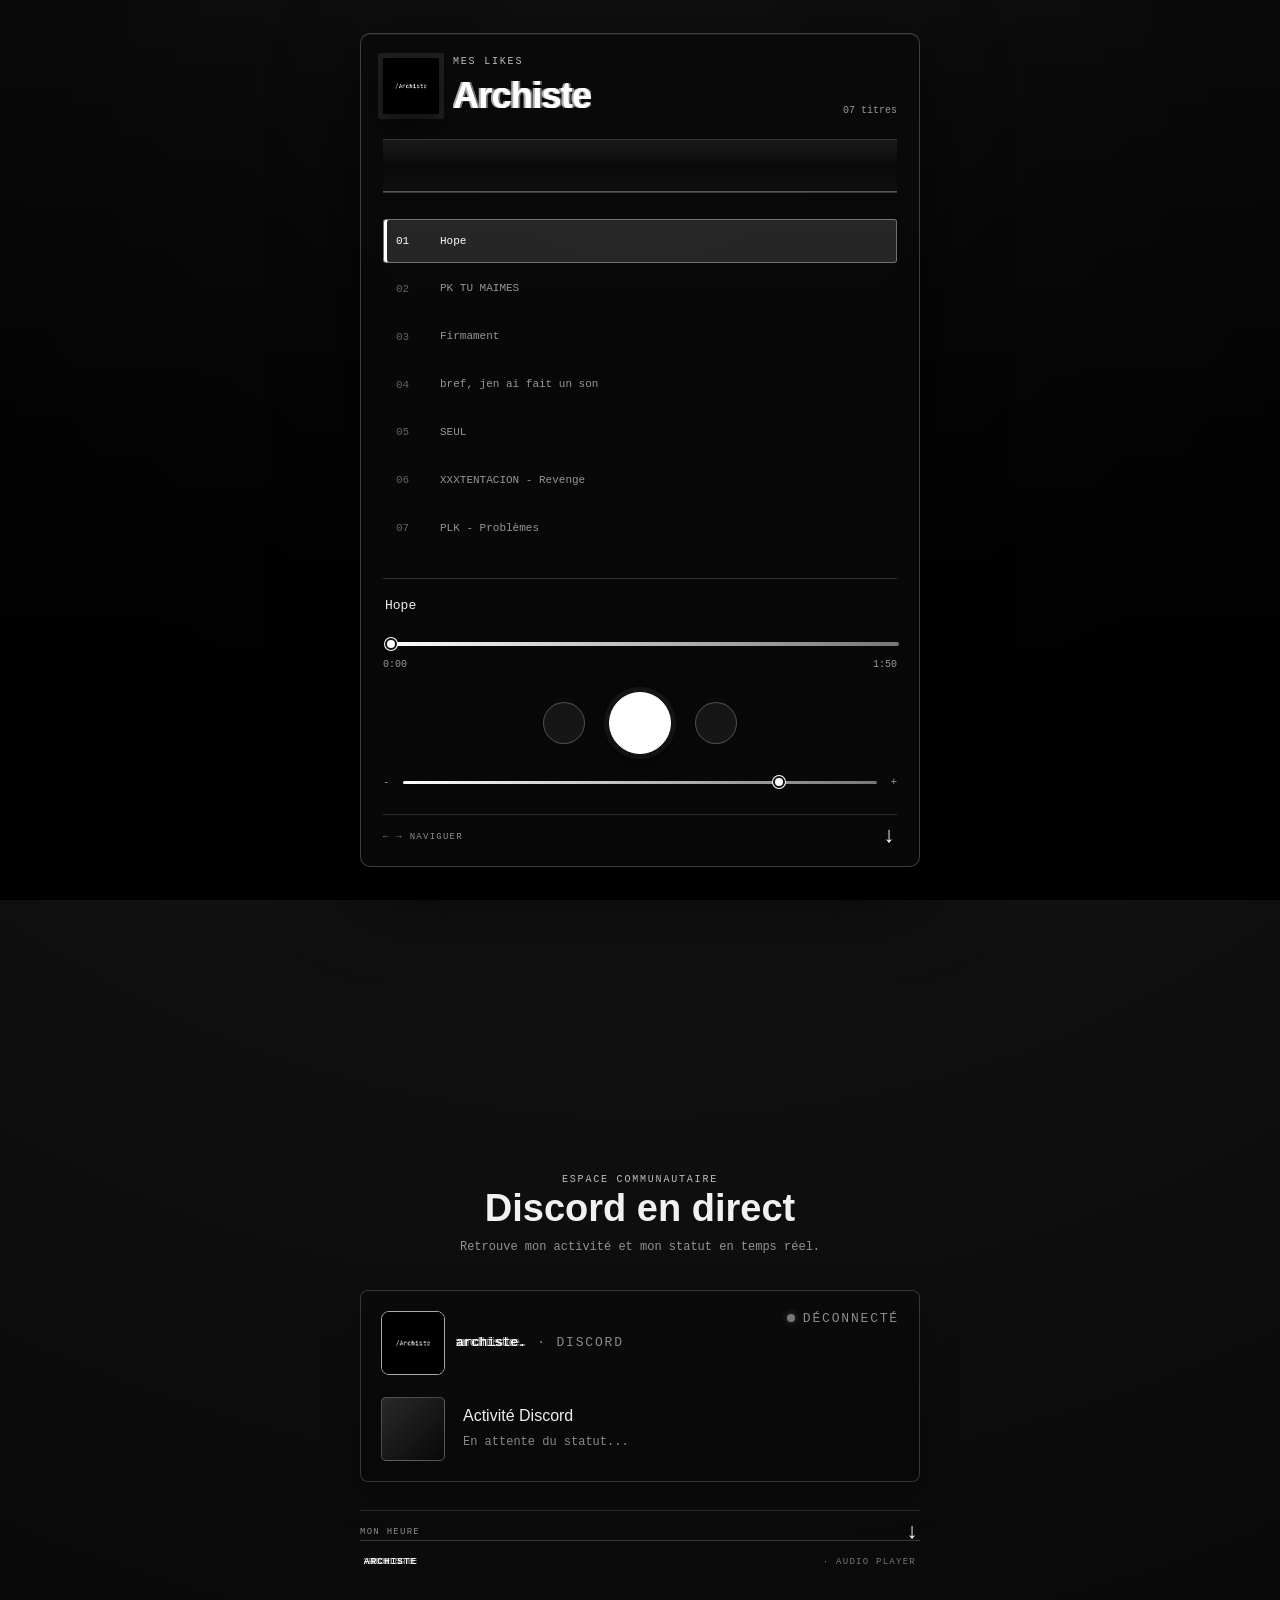
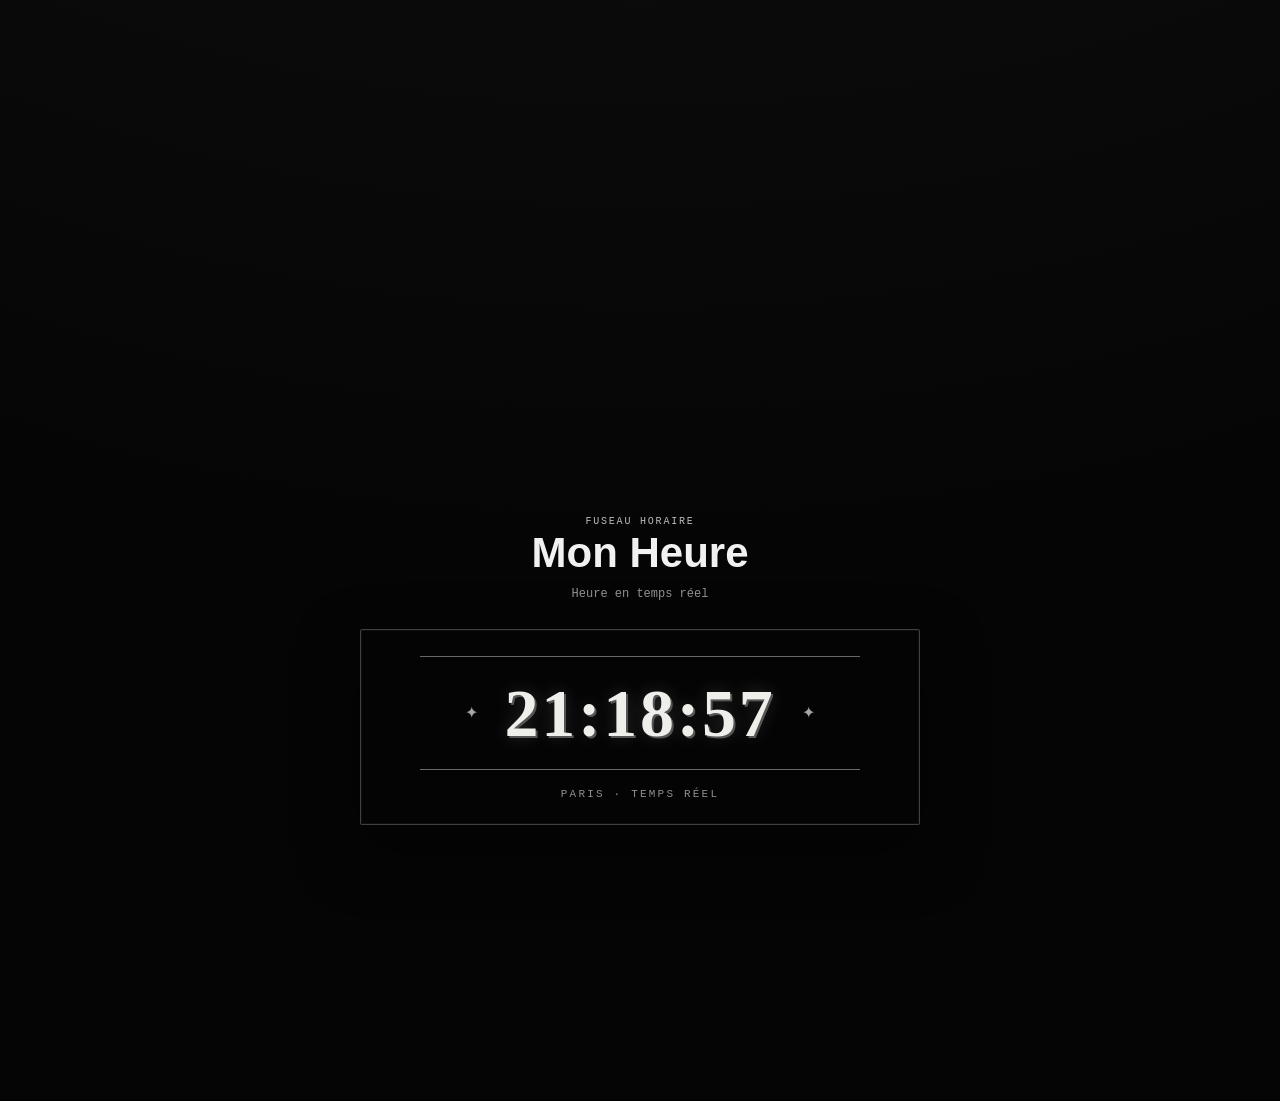
<file: index.html>
<!DOCTYPE html>
<html lang="fr">
<head>
  <meta charset="UTF-8">
  <meta name="viewport" content="width=device-width, initial-scale=1.0">

  <meta name="theme-color" content="#000000">
  <meta name="description" content="Archiste - lecteur audio, activité Discord et heure de Paris.">

  <meta http-equiv="Content-Security-Policy" content="default-src 'self'; base-uri 'self'; object-src 'none'; script-src 'self'; style-src 'self' https://fonts.googleapis.com; font-src 'self' https://fonts.gstatic.com; img-src 'self' https: data:; media-src 'self'; connect-src 'self' wss://api.lanyard.rest; form-action 'self'; upgrade-insecure-requests">

  <meta name="referrer" content="strict-origin-when-cross-origin">

  <meta property="og:type" content="website">
  <meta property="og:title" content="Archiste - Music Player">
  <meta property="og:description" content="Un lecteur audio glitch.">
  <meta property="og:url" content="https://archiste.github.io/Music/">
  <meta property="og:image" content="https://archiste.github.io/Music/archiste-glitch.gif">
  <meta property="og:image:type" content="image/gif">
  <meta property="og:image:width" content="1200">
  <meta property="og:image:height" content="630">
  <meta property="og:image:alt" content="Archiste - Music Player">

  
  <meta name="twitter:card" content="summary_large_image">
  <meta name="twitter:title" content="Archiste - Music Player">
  <meta name="twitter:description" content="Un lecteur audio glitch.">
  <meta name="twitter:image" content="https://archiste.github.io/Music/archiste-glitch.gif">

  <title>Archiste - Music Player</title>


  <link rel="preconnect" href="https://fonts.googleapis.com">
  <link rel="preconnect" href="https://fonts.gstatic.com" crossorigin>
  <link
    href="https://fonts.googleapis.com/css2?family=JetBrains+Mono:wght@400;500;600;700&display=swap"
    rel="stylesheet"
  >
  <link rel="stylesheet" href="styles.css">
  <link rel="manifest" href="site.webmanifest">
  <link rel="icon" type="image/png" sizes="192x192" href="archiste.png">
  <link rel="icon" type="image/x-icon" href="Icon.ico">
</head>

<body>

  <video
    class="background-video"
    autoplay
    muted
    loop
    playsinline
    aria-hidden="true"
  >
    <source
      src="92be9e2b-e503-4b50-b672-b32a10e6301f.mp4"
      type="video/mp4"
    >
  </video>

  <div class="video-overlay"></div>

  <main class="app-shell">

    <!-- MUSIC PLAYER -->
    <section class="player-page" aria-label="Lecteur de musique">

      <section class="player" aria-label="Music player">

        <header class="player-header">

          <div class="brand-lockup">

            <img
              class="profile-photo"
              src="archiste.png"
              alt="Photo de profil d'Archiste"
            >

            <div>
              <p class="eyebrow">mes likes</p>

              <h1
                class="glitch-text"
                data-text="Archiste"
              >
                Archiste
              </h1>
            </div>

          </div>

          <span class="track-count" id="track-count">
            07 titres
          </span>

        </header>

        <div
          class="visualizer"
          aria-hidden="true"
        >
          <canvas id="visualizer-canvas"></canvas>
          <span class="visualizer-line"></span>
        </div>

        <ol
          class="playlist"
          id="playlist"
          aria-label="Playlist"
        >

          <li
            class="playlist-item"
            data-src="Hope.mp3"
          >
            <span>01</span>
            <strong class="track-name">Hope</strong>
          </li>

          <li
            class="playlist-item"
            data-src="PK TU MAIMES.mp3"
          >
            <span>02</span>
            <strong class="track-name">PK TU MAIMES</strong>
          </li>

          <li
            class="playlist-item"
            data-src="Firmament.mp3"
          >
            <span>03</span>
            <strong class="track-name">Firmament</strong>
          </li>

          <li
            class="playlist-item"
            data-src="bref, jen ai fait un son.mp3"
          >
            <span>04</span>
            <strong class="track-name">
              bref, jen ai fait un son
            </strong>
          </li>

          <li
            class="playlist-item"
            data-src="SEUL.mp3"
          >
            <span>05</span>
            <strong class="track-name">SEUL</strong>
          </li>

          <li
            class="playlist-item"
            data-src="XXXTENTACION - Revenge (Audio).mp3"
          >
            <span>06</span>
            <strong class="track-name">
              XXXTENTACION - Revenge
            </strong>
          </li>

          <li
            class="playlist-item"
            data-src="PLK - Problèmes (Clip officiel).mp3"
          >
            <span>07</span>
            <strong class="track-name">
              PLK - Problèmes
            </strong>
          </li>

        </ol>

        <div class="track-info">
          <h2 id="now-title" aria-live="polite">
            Choose a track
          </h2>
        </div>

        <div class="progress-wrap">

          <input
            id="progress"
            type="range"
            min="0"
            max="100"
            value="0"
            aria-label="Track progress"
          >

          <div class="time-row">
            <span id="current-time">0:00</span>
            <span id="duration">0:00</span>
          </div>

        </div>

        <div class="controls">

          <button
            id="previous-button"
            type="button"
            aria-label="Previous track"
          ></button>

          <button
            class="play-button"
            id="play-button"
            type="button"
            aria-label="Play"
          ></button>

          <button
            id="next-button"
            type="button"
            aria-label="Next track"
          ></button>

        </div>

        <div class="volume">

          <span>-</span>

          <input
            id="volume"
            type="range"
            min="0"
            max="1"
            value="0.8"
            step="0.01"
            aria-label="Volume"
          >

          <span>+</span>

        </div>

        <audio
          id="audio"
          preload="metadata"
        ></audio>

        <a
          class="scroll-cue"
          href="#discord-page"
          aria-label="Voir la page Discord"
        >
          <span>← → NAVIGUER</span>
          <span
            class="scroll-arrow"
            aria-hidden="true"
          >
            ↓
          </span>
        </a>

      </section>

    </section>

    <section
      class="discord-page"
      id="discord-page"
      aria-label="Activité Discord en temps réel"
    >

      <div class="discord-intro">

        <span class="eyebrow">
          espace communautaire
        </span>

        <h2>Discord en direct</h2>

        <p>
          Retrouve mon activité et mon statut en temps réel.
        </p>

      </div>

      <div class="discord-card">

        <div class="discord-heading">

          <span class="discord-label">

            <img
              class="discord-avatar"
              src="archiste.png"
              alt=""
            >

            <strong
              class="glitch-text"
              id="discord-username"
              data-text="archiste."
            >
              archiste.
            </strong>

            <span aria-hidden="true">
              · DISCORD
            </span>

          </span>

          <span
            class="discord-status"
            id="discord-status"
          >
            <i aria-hidden="true"></i>
            CONNEXION...
          </span>

        </div>

        <div class="discord-activity">

          <div
            class="activity-cover"
            id="activity-cover"
            aria-hidden="true"
          ></div>

          <div class="activity-copy">

            <strong id="activity-name">
              Activité Discord
            </strong>

            <span id="activity-details">
              En attente du statut...
            </span>

          </div>

        </div>

      </div>

      <a
        class="scroll-cue discord-scroll-cue"
        href="#paris-page"
        aria-label="Voir l'heure de Paris"
      >
        <span>MON HEURE</span>

        <span
          class="scroll-arrow"
          aria-hidden="true"
        >
          ↓
        </span>
      </a>

      <footer class="site-footer">

        <span
          class="glitch-text"
          data-text="ARCHISTE"
        >
          ARCHISTE
        </span>

        <span>
          · AUDIO PLAYER
        </span>

      </footer>

    </section>
    <section
      class="paris-page"
      id="paris-page"
      aria-label="Heure de Paris"
    >

      <div class="paris-intro">

        <span class="eyebrow">
          fuseau horaire
        </span>

        <h2>Mon Heure</h2>

        <p>
          Heure en temps réel
        </p>

      </div>

      <div class="clock-card">

        <div
          class="gothic-clock"
          aria-label="Heure de Paris"
        >

          <span
            class="gothic-cross"
            aria-hidden="true"
          >
            ✦
          </span>

          <time
            id="paris-time"
            datetime=""
          >
            00:00:00
          </time>

          <span
            class="gothic-cross"
            aria-hidden="true"
          >
            ✦
          </span>

        </div>

        <span class="clock-caption">
          PARIS · TEMPS RÉEL
        </span>

      </div>

    </section>

  </main>

  <script src="script.js"></script>

</body>
</html>
</file>
<file: styles.css>
@import url('https://fonts.googleapis.com/css2?family=DM+Mono:wght@400;500&family=Space+Grotesk:wght@500;600&family=UnifrakturCook:wght@700&display=swap');

:root {
  --white: #ffffff;
  --soft-white: #eeeeee;
  --muted: #969696;
  --line: rgba(255, 255, 255, 0.16);
  --panel: rgba(10, 10, 10, 0.88);
  color: var(--white);
  background: #000;
  font-family: 'DM Mono', monospace;
}

* {
  box-sizing: border-box;
}

body {
  min-width: 320px;
  min-height: 100vh;
  margin: 0;
  overflow: auto;
  background:
    radial-gradient(circle at 50% 0%, #292929 0, #111111 34%, #050505 78%),
    #050505;
}

body.glitching::before {
  position: fixed;
  z-index: 20;
  inset: 0;
  pointer-events: none;
  content: '';
  background: repeating-linear-gradient(0deg, transparent 0 3px, rgba(255, 255, 255, 0.13) 4px, transparent 5px);
  mix-blend-mode: screen;
  animation: glitch-flash 0.5s steps(2, end);
}

body.glitching::after {
  position: fixed;
  z-index: 21;
  inset: 0;
  pointer-events: none;
  content: '';
  background: repeating-linear-gradient(180deg, transparent 0 9%, rgba(255, 255, 255, 0.32) 9.2% 10%, transparent 10.2% 18%);
  mix-blend-mode: difference;
  animation: glitch-bars 0.5s steps(3, end);
}

body.glitching .app-shell {
  animation: glitch-content 0.5s steps(3, end);
}

@keyframes glitch-flash {
  0% { opacity: 0; transform: translateX(0); }
  18% { opacity: 0.7; transform: translateX(-5px); }
  36% { opacity: 0.15; transform: translateX(6px); }
  56% { opacity: 0.5; transform: translateX(-2px); }
  100% { opacity: 0; transform: translateX(0); }
}

@keyframes glitch-bars {
  0% { opacity: 0; clip-path: inset(12% 0 72% 0); transform: translateX(0); }
  20% { opacity: 0.8; clip-path: inset(45% 0 42% 0); transform: translateX(10px); }
  45% { opacity: 0.35; clip-path: inset(78% 0 8% 0); transform: translateX(-14px); }
  70% { opacity: 0.7; clip-path: inset(23% 0 61% 0); transform: translateX(5px); }
  100% { opacity: 0; clip-path: inset(0); transform: translateX(0); }
}

@keyframes glitch-content {
  0%, 100% { transform: translateX(0); filter: none; }
  20% { transform: translateX(-3px); filter: contrast(1.35); }
  45% { transform: translateX(4px); filter: brightness(1.35); }
  70% { transform: translateX(-1px); filter: contrast(0.8); }
}

button,
input {
  font: inherit;
}

button {
  color: inherit;
}

.background-video,
.video-overlay {
  z-index: 1;
  pointer-events: none;
  background: linear-gradient(180deg, rgba(0, 0, 0, 0.4), rgba(0, 0, 0, 0.8) 80%);
}

.background-video,
.video-overlay {
  position: fixed;
  inset: 0;
  width: 100%;
  height: 100%;
  opacity: 0.9;
}

.background-video {
  z-index: 0;
  object-fit: cover;
  opacity: 0.9;
}

.app-shell {
  position: relative;
  z-index: 2;
  display: block;
  width: 100%;
  padding: 0 20px;
}

.player-page {
  display: grid;
  place-items: center;
  min-height: 100vh;
  padding: 32px 0;
}

.player {
  width: min(560px, 100%);
  margin: 0;
  padding: 22px;
  border: 1px solid rgba(255, 255, 255, 0.22);
  border-radius: 10px;
  background: var(--panel);
  box-shadow: 0 28px 80px rgba(0, 0, 0, 0.62), inset 0 1px rgba(255, 255, 255, 0.08);
  backdrop-filter: blur(14px);
}

.scroll-cue {
  display: flex;
  align-items: center;
  justify-content: space-between;
  margin-top: 26px;
  padding-top: 14px;
  border-top: 1px solid rgba(255, 255, 255, 0.14);
  color: #8d8d8d;
  font-size: 9px;
  letter-spacing: 0.14em;
  text-decoration: none;
  transition: color 0.2s ease;
}

.scroll-cue:hover {
  color: #fff;
}

.scroll-arrow {
  color: #fff;
  font-size: 22px;
  line-height: 0.7;
  animation: scroll-bounce 1.8s ease-in-out infinite;
}

@keyframes scroll-bounce {
  0%, 100% { transform: translateY(0); }
  50% { transform: translateY(5px); }
}

.player-header {
  display: flex;
  align-items: end;
  justify-content: space-between;
  gap: 20px;
  margin-bottom: 26px;
}

.brand-lockup {
  display: flex;
  align-items: center;
  gap: 14px;
  min-width: 0;
}

.profile-photo {
  width: 56px;
  height: 56px;
  flex: 0 0 56px;
  zoom: 1;
  border-radius: 1%;
  object-fit: cover;
  object-position: center 47%;
  filter: grayscale(1) contrast(1.15);
  box-shadow: 0 0 0 5px rgba(254, 254, 254, 0.084), 0 10px 24px rgba(0, 0, 0, 0.5);
  animation: profile-glitch 5s steps(2, end) infinite;
}

.profile-photo:hover {
  filter: grayscale(0) contrast(1.15);
  transform: translateY(-1px);
  box-shadow: 0 0 0 5px rgba(254, 254, 254, 0.12), 0 10px 24px rgba(0, 0, 0, 0.5);
}

.visualizer {
  position: relative;
  height: 54px;
  margin: -4px 0 26px;
  overflow: hidden;
  border-top: 1px solid rgba(255, 255, 255, 0.15);
  border-bottom: 1px solid rgba(255, 255, 255, 0.15);
  background: linear-gradient(180deg, rgba(255, 255, 255, 0.07), transparent 50%, rgba(255, 255, 255, 0.025));
}

.visualizer canvas {
  display: block;
  width: 100%;
  height: 100%;
}

.visualizer-line {
  position: absolute;
  right: 0;
  bottom: 0;
  left: 0;
  height: 1px;
  background: #555;
}

.eyebrow {
  margin: 0 0 8px;
  color: #bdbdbd;
  font-size: 10px;
  letter-spacing: 0.18em;
  text-transform: uppercase;
}

h1 {
  margin: 0 0 26px;
  color: var(--soft-white);
  font-family: 'Space Grotesk', sans-serif;
  font-size: clamp(28px, 5vw, 36px);
  font-weight: 600;
  letter-spacing: -0.02em;
}

.player-header h1 { margin-bottom: 0; }

.track-count {
  color: var(--muted);
  font-size: 10px;
  line-height: 1.3;
  text-align: right;
}

.playlist {
  display: grid;
  gap: 3px;
  max-height: min(360px, 42vh);
  overflow-y: auto;
  padding: 0;
  margin: 0 -10px 28px 0;
  padding-right: 10px;
  list-style: none;
  scrollbar-color: #626262 transparent;
  scrollbar-width: thin;
}

.playlist-item {
  position: relative;
  display: grid;
  grid-template-columns: 32px 1fr;
  gap: 12px;
  align-items: center;
  padding: 14px 12px;
  border: 1px solid transparent;
  border-radius: 3px;
  color: var(--muted);
  cursor: pointer;
  transition: color 0.2s ease, background 0.2s ease, border-color 0.2s ease, transform 0.2s ease;
}

.playlist-item:hover {
  color: var(--white);
  background: rgba(255, 255, 255, 0.08);
  transform: translateX(3px);
}

.playlist-item.active {
  border-color: rgba(255, 255, 255, 0.35);
  color: var(--white);
  background: rgba(255, 255, 255, 0.12);
  box-shadow: inset 3px 0 #ffffff;
}

.playlist-item span {
  color: #626262;
  font-size: 11px;
}

.playlist-item.active span {
  color: #fff;
}

.track-name {
  overflow-wrap: anywhere;
  padding-right: 8px;
  font-size: 11px;
  font-weight: 400;
  line-height: 1.35;
  white-space: normal;
}

.track-info {
  padding: 18px 2px 0;
  border-top: 1px solid var(--line);
}

.track-info h2 {
  margin: 0;
  color: var(--soft-white);
  font-size: 13px;
  font-weight: 500;
  line-height: 1.35;
  overflow-wrap: anywhere;
  white-space: normal;
}

.progress-wrap {
  margin-top: 18px;
}

.progress-wrap input,
.volume input {
  width: 100%;
  accent-color: #fff;
  cursor: pointer;
}

input[type="range"] {
  appearance: none;
  height: 4px;
  border-radius: 99px;
  background: linear-gradient(90deg, #fff, #777);
}

input[type="range"]::-webkit-slider-thumb {
  width: 12px;
  height: 12px;
  appearance: none;
  border: 2px solid #111;
  border-radius: 50%;
  background: #fff;
  box-shadow: 0 0 0 1px #fff;
}

input[type="range"]::-moz-range-thumb {
  width: 9px;
  height: 9px;
  border: 2px solid #111;
  border-radius: 50%;
  background: #fff;
  box-shadow: 0 0 0 1px #fff;
}

.progress-wrap input {
  height: 4px;
}

.time-row {
  display: flex;
  justify-content: space-between;
  margin-top: 8px;
  color: var(--muted);
  font-size: 10px;
}

.controls {
  display: flex;
  align-items: center;
  justify-content: center;
  gap: 24px;
  margin-top: 22px;
}

.controls button {
  display: grid;
  place-items: center;
  width: 42px;
  height: 42px;
  padding: 0;
  border: 1px solid rgba(255, 255, 255, 0.24);
  border-radius: 50%;
  background: rgba(255, 255, 255, 0.06);
  color: var(--soft-white);
  font-size: 27px;
  line-height: 1;
  cursor: pointer;
  transition: color 0.2s ease, background 0.2s ease, border-color 0.2s ease, transform 0.2s ease;
}

.controls button:hover {
  color: #fff;
  border-color: rgba(255, 255, 255, 0.72);
  background: rgba(255, 255, 255, 0.14);
  transform: scale(1.08);
}

.controls button:focus-visible {
  outline: 2px solid #fff;
  outline-offset: 4px;
}

.play-button {
  width: 62px !important;
  height: 62px !important;
  border: 1px solid #ffffff !important;
  background: #ffffff !important;
  color: #171717 !important;
  font-size: 18px !important;
  box-shadow: 0 8px 24px rgba(0, 0, 0, 0.42), 0 0 0 5px rgba(255, 255, 255, 0.06);
}

.play-button:hover {
  background: #dddddd !important;
  box-shadow: 0 10px 28px rgba(0, 0, 0, 0.5), 0 0 0 7px rgba(255, 255, 255, 0.08);
}

.volume {
  display: flex;
  align-items: center;
  gap: 11px;
  margin-top: 22px;
  color: var(--muted);
  font-size: 11px;
}

.volume input {
  height: 3px;
}

.discord-card {
  width: min(560px, 100%);
  margin-top: 14px;
  padding: 20px;
  border: 1px solid rgba(255, 255, 255, 0.18);
  border-radius: 8px;
  background: rgba(10, 10, 10, 0.76);
  box-shadow: 0 16px 38px rgba(0, 0, 0, 0.28);
  backdrop-filter: blur(12px);
}

.discord-intro {
  width: min(560px, 100%);
  margin-bottom: 22px;
  text-align: center;
}

.discord-intro .eyebrow {
  margin-bottom: 10px;
}

.discord-intro h2 {
  margin: 0;
  color: #f1f1f1;
  font-family: 'Space Grotesk', sans-serif;
  font-size: clamp(28px, 5vw, 38px);
  font-weight: 600;
}

.discord-intro p {
  margin: 10px 0 0;
  color: #929292;
  font-size: 12px;
}

.discord-page {
  display: flex;
  flex-direction: column;
  align-items: center;
  justify-content: center;
  min-height: 100vh;
  padding: 12vh 0 8vh;
}

.discord-heading,
.discord-activity,
.discord-link {
  display: flex;
  align-items: center;
}

.discord-heading {
  align-items: flex-start;
  flex-wrap: wrap;
  justify-content: space-between;
  gap: 12px;
  color: #8c8c8c;
  font-size: 13px;
  letter-spacing: 0.14em;
}

.discord-label {
  display: flex;
  align-items: center;
  flex-wrap: wrap;
  gap: 11px;
  min-width: min(100%, 280px);
  overflow: visible;
  white-space: normal;
}

.discord-avatar {
  width: 64px;
  height: 64px;
  flex: 0 0 64px;
  border: 1px solid rgba(255, 255, 255, 0.65);
  border-radius: 8px;
  object-fit: cover;
  filter: grayscale(1) contrast(1.15);
}

.discord-label strong {
  position: relative;
  color: #eee;
  font-weight: 500;
  letter-spacing: 0;
  overflow-wrap: anywhere;
}

.glitch-text {
  position: relative;
  display: inline-block;
}

.glitch-text::before,
.glitch-text::after {
  position: absolute;
  top: 0;
  left: 0;
  width: 100%;
  overflow: hidden;
  color: #fff;
  content: attr(data-text);
  pointer-events: none;
}

.glitch-text::before {
  animation: username-glitch-top 3.4s steps(2, end) infinite;
  text-shadow: 2px 0 #777;
}

.glitch-text::after {
  animation: username-glitch-bottom 3.4s steps(2, end) infinite;
  text-shadow: -2px 0 #aaa;
}

@keyframes username-glitch-top {
  0%, 88%, 100% { clip-path: inset(0 0 100% 0); transform: translateX(0); }
  90% { clip-path: inset(0 0 48% 0); transform: translateX(-2px); }
  93% { clip-path: inset(0 0 72% 0); transform: translateX(2px); }
}

@keyframes username-glitch-bottom {
  0%, 88%, 100% { clip-path: inset(100% 0 0 0); transform: translateX(0); }
  90% { clip-path: inset(58% 0 0 0); transform: translateX(2px); }
  94% { clip-path: inset(76% 0 0 0); transform: translateX(-2px); }
}

@keyframes profile-glitch {
  0%, 90%, 100% { filter: grayscale(1) contrast(1.15); transform: translateX(0); }
  92% { filter: grayscale(1) contrast(1.5) brightness(1.25); transform: translateX(-2px); }
  94% { filter: grayscale(1) contrast(0.9); transform: translateX(2px); }
  96% { filter: grayscale(1) contrast(1.35); transform: translateX(0); }
}

@media (prefers-reduced-motion: reduce) {
  *,
  *::before,
  *::after {
    animation-duration: 0.01ms !important;
    animation-iteration-count: 1 !important;
    scroll-behavior: auto !important;
  }
}

.discord-status {
  display: flex;
  align-items: center;
  gap: 8px;
}

.discord-status i {
  display: block;
  width: 8px;
  height: 8px;
  flex: 0 0 8px;
  border-radius: 50%;
  background: #777;
  box-shadow: 0 0 7px rgba(119, 119, 119, 0.55);
}

.discord-status.online i {
  background: #43b581;
  box-shadow: 0 0 8px rgba(67, 181, 129, 0.75);
}

.discord-status.idle i {
  background: #faa61a;
  box-shadow: 0 0 8px rgba(250, 166, 26, 0.7);
}

.discord-status.dnd i {
  background: #f04747;
  box-shadow: 0 0 8px rgba(240, 71, 71, 0.7);
}

.discord-activity {
  gap: 18px;
  min-width: 0;
  margin-top: 22px;
}

.activity-cover {
  width: 64px;
  height: 64px;
  flex: 0 0 64px;
  border: 1px solid rgba(255, 255, 255, 0.26);
  border-radius: 5px;
  background: linear-gradient(135deg, #292929, #080808);
  background-position: center;
  background-size: cover;
  filter: grayscale(1);
}

.activity-cover img {
  display: block;
  width: 100%;
  height: 100%;
  object-fit: cover;
}

.activity-copy {
  display: grid;
  gap: 9px;
  min-width: 0;
}

.activity-copy strong,
.activity-copy span {
  overflow-wrap: anywhere;
  white-space: normal;
}

.activity-copy strong {
  color: #eee;
  font-family: 'Space Grotesk', sans-serif;
  font-size: 16px;
  font-weight: 500;
}

.activity-copy span {
  color: #898989;
  font-size: 12px;
  line-height: 1.35;
}

.discord-link {
  justify-content: space-between;
  margin-top: 18px;
  padding-top: 13px;
  border-top: 1px solid rgba(255, 255, 255, 0.12);
  color: #bcbcbc;
  font-size: 12px;
  text-decoration: none;
  transition: color 0.2s ease;
}

.discord-link:hover {
  color: #fff;
}

.discord-profile-link {
  display: inline-flex;
  justify-content: space-between;
  width: min(560px, 100%);
  margin-top: 12px;
  padding: 14px 2px 0;
  border-top: 1px solid rgba(255, 255, 255, 0.12);
  color: #bcbcbc;
  font-size: 12px;
  text-decoration: none;
  transition: color 0.2s ease;
}

.discord-profile-link:hover {
  color: #fff;
}

.discord-scroll-cue {
  width: min(560px, 100%);
  margin: 28px auto 0;
}

.paris-page {
  display: flex;
  flex-direction: column;
  align-items: center;
  justify-content: center;
  min-height: 100vh;
  padding: 12vh 0 8vh;
}

.paris-intro {
  text-align: center;
}

.paris-intro .eyebrow {
  margin-bottom: 10px;
}

.paris-intro h2 {
  margin: 0;
  color: #f1f1f1;
  font-family: 'Space Grotesk', sans-serif;
  font-size: clamp(30px, 5vw, 42px);
  font-weight: 600;
}

.paris-intro p {
  margin: 10px 0 0;
  color: #929292;
  font-size: 12px;
}

.clock-card {
  display: grid;
  justify-items: center;
  gap: 18px;
  width: min(560px, 100%);
  margin-top: 28px;
  padding: 26px 20px 24px;
  border: 1px solid rgba(255, 255, 255, 0.24);
  border-radius: 2px;
  background: rgba(5, 5, 5, 0.88);
  box-shadow: 0 24px 60px rgba(0, 0, 0, 0.5), inset 0 0 0 1px rgba(255, 255, 255, 0.04);
  backdrop-filter: blur(12px);
}

.gothic-clock {
  display: grid;
  grid-template-columns: 1fr auto 1fr;
  align-items: center;
  width: min(440px, 100%);
  padding: 22px 18px;
  border-top: 1px solid rgba(255, 255, 255, 0.4);
  border-bottom: 1px solid rgba(255, 255, 255, 0.4);
}

.gothic-clock time {
  position: relative;
  color: #eeeeea;
  font-family: 'UnifrakturCook', serif;
  font-size: clamp(36px, 8vw, 68px);
  font-weight: 700;
  letter-spacing: 0.04em;
  line-height: 1;
  text-align: center;
  text-shadow: 2px 2px 0 #555, 0 0 18px rgba(255, 255, 255, 0.18);
}

.gothic-clock time::before,
.gothic-clock time::after {
  position: absolute;
  inset: 0;
  pointer-events: none;
  content: attr(data-glitch);
  opacity: 0;
}

.gothic-clock time::before {
  color: #ffffff;
  text-shadow: 3px 0 #ffffff;
}

.gothic-clock time::after {
  color: #777777;
  text-shadow: -3px 0 #777777;
}

.gothic-clock time.clock-glitch::before {
  animation: clock-glitch-before 0.32s steps(2, end);
}

.gothic-clock time.clock-glitch::after {
  animation: clock-glitch-after 0.32s steps(2, end);
}

.gothic-clock time.clock-minute-glitch::before,
.gothic-clock time.clock-minute-glitch::after {
  animation-duration: 0.62s;
}

@keyframes clock-glitch-before {
  0%, 100% { clip-path: inset(0 0 100% 0); opacity: 0; transform: translateX(0); }
  18% { clip-path: inset(12% 0 48% 0); opacity: 0.8; transform: translateX(-4px); }
  42% { clip-path: inset(68% 0 8% 0); opacity: 0.65; transform: translateX(3px); }
  68% { clip-path: inset(34% 0 37% 0); opacity: 0.45; transform: translateX(-2px); }
}

@keyframes clock-glitch-after {
  0%, 100% { clip-path: inset(100% 0 0 0); opacity: 0; transform: translateX(0); }
  22% { clip-path: inset(52% 0 16% 0); opacity: 0.72; transform: translateX(4px); }
  51% { clip-path: inset(8% 0 72% 0); opacity: 0.55; transform: translateX(-3px); }
  75% { clip-path: inset(63% 0 22% 0); opacity: 0.4; transform: translateX(2px); }
}

.gothic-cross {
  color: #a7a7a2;
  font-size: 16px;
  text-align: center;
}

.clock-card > .clock-caption {
  color: #8f8f8f;
  font-size: 11px;
  letter-spacing: 0.2em;
}

.site-footer {
  display: flex;
  align-items: center;
  justify-content: space-between;
  width: min(560px, 100%);
  padding: 16px 4px 0;
  border-top: 1px solid rgba(255, 255, 255, 0.18);
  color: #777;
  font-size: 9px;
  letter-spacing: 0.14em;
}

.footer-mark {
  color: #fff;
  font-family: 'Space Grotesk', sans-serif;
  font-size: 18px;
  line-height: 0.5;
}

.footer-status {
  display: flex;
  align-items: center;
  gap: 6px;
}

@media (max-width: 520px) {
  .app-shell {
    padding: 16px;
  }

  .player {
    margin-top: 0;
    padding: 24px 20px;
    border-radius: 4px;
  }

  .player-header {
    margin-bottom: 22px;
  }

  .profile-photo {
    width: 54px;
    height: 54px;
    flex-basis: 54px;
  }

  .discord-avatar {
    width: 54px;
    height: 54px;
    flex-basis: 54px;
  }

  .discord-card {
    padding: 17px;
  }

  .activity-cover {
    width: 46px;
    height: 46px;
    flex-basis: 46px;
  }

  .activity-copy strong {
    font-size: 14px;
  }

  .activity-copy span,
  .discord-link {
    font-size: 11px;
  }

}
</file>
